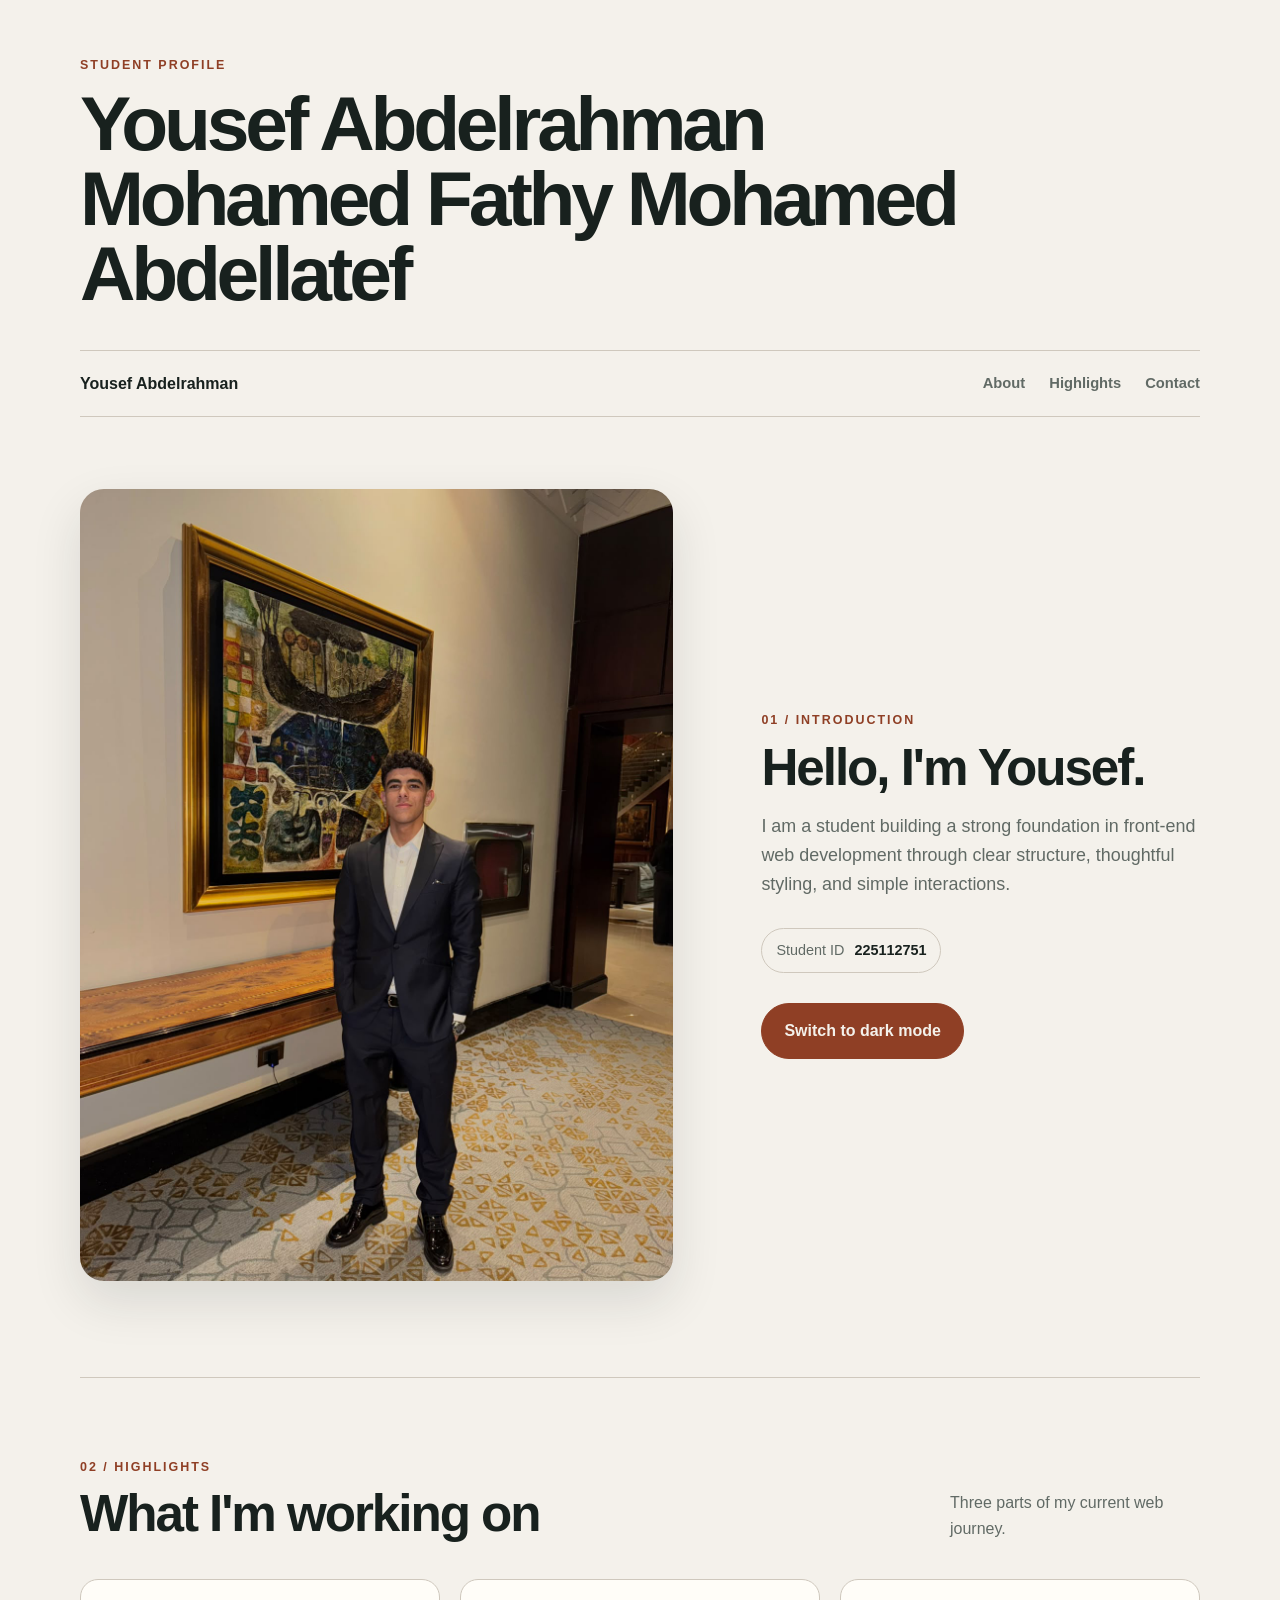
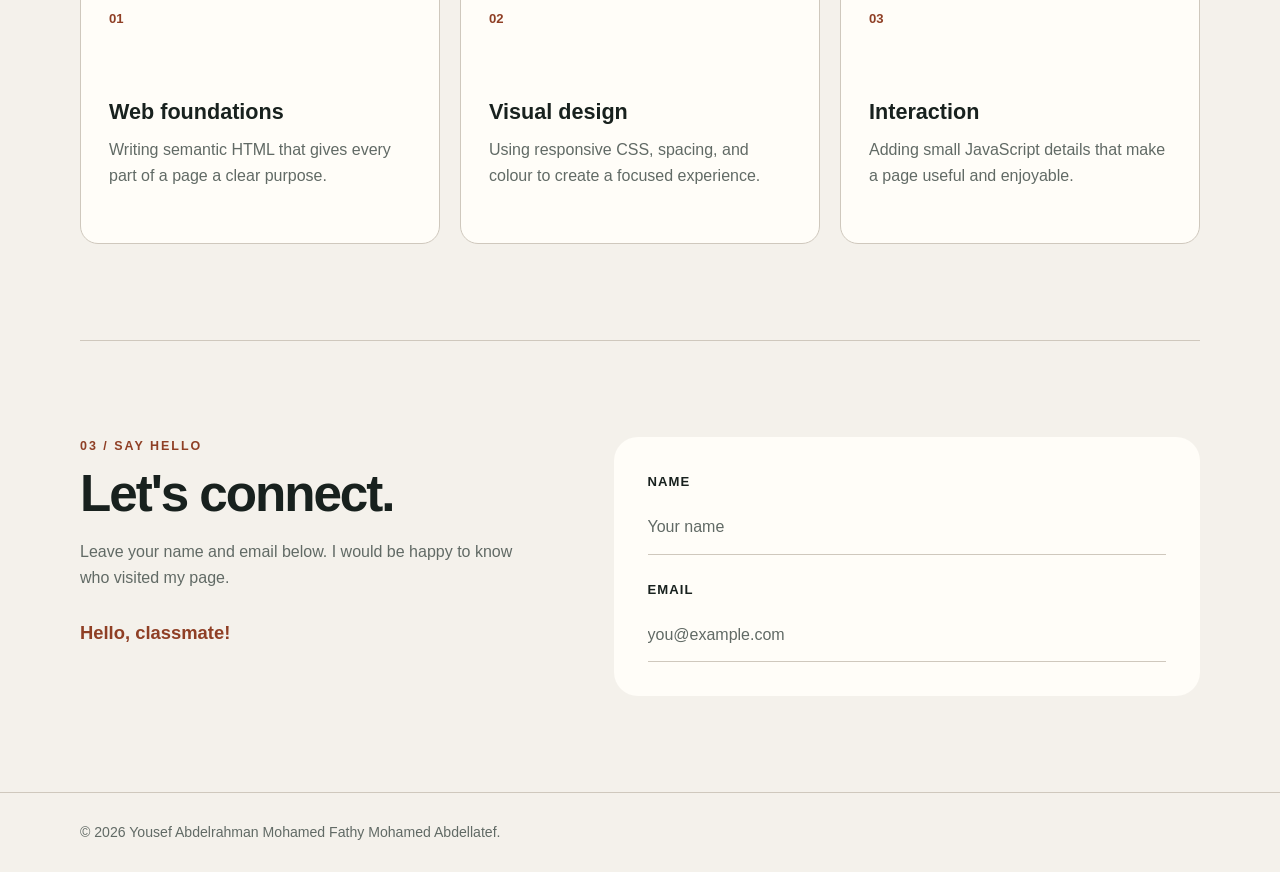
<file: index.html>
<!--
  Name: Yousef Abdelrahman Mohamed Fathy Mohamed Abdellatef
  Student ID: 225112751
-->
<!DOCTYPE html>
<html lang="en">
<head>
  <meta charset="UTF-8">
  <meta name="viewport" content="width=device-width, initial-scale=1.0">
  <meta name="description" content="Profile page for Yousef Abdelrahman Mohamed Fathy Mohamed Abdellatef.">
  <title>Yousef Abdelrahman | Profile</title>
<link rel="stylesheet" href="style.css">
</head>
<body>
  <header class="site-header" id="top">
    <div class="container">
      <p class="eyebrow">Student profile</p>
      <h1>Yousef Abdelrahman Mohamed Fathy Mohamed Abdellatef</h1>

      <div class="profile-bar">
        <a class="profile-name" href="#top">Yousef Abdelrahman</a>
        <nav aria-label="Main navigation">
          <a href="#about">About</a>
          <a href="#highlights">Highlights</a>
          <a href="#contact">Contact</a>
        </nav>
      </div>
    </div>
  </header>

  <main>
    <section class="profile-intro container" id="about" aria-labelledby="intro-title">
      <div class="portrait-wrap">
     <img src="me.jpg" alt="Yousef Abdelrahman">
      </div>

      <div class="intro-copy">
        <p class="section-number">01 / Introduction</p>
        <h2 id="intro-title">Hello, I'm Yousef.</h2>
        <p>
          I am a student building a strong foundation in front-end web development
          through clear structure, thoughtful styling, and simple interactions.
        </p>
        <p class="student-id">Student ID <strong>225112751</strong></p>
        <button id="theme-toggle" type="button" aria-pressed="false">
          Switch to dark mode
        </button>
      </div>
    </section>

    <section class="highlights container" id="highlights" aria-labelledby="highlights-title">
      <div class="section-heading">
        <div>
          <p class="section-number">02 / Highlights</p>
          <h2 id="highlights-title">What I'm working on</h2>
        </div>
        <p>Three parts of my current web journey.</p>
      </div>

      <div class="card-row">
        <article class="card">
          <span class="card-index">01</span>
          <h3>Web foundations</h3>
          <p>Writing semantic HTML that gives every part of a page a clear purpose.</p>
        </article>

        <article class="card">
          <span class="card-index">02</span>
          <h3>Visual design</h3>
          <p>Using responsive CSS, spacing, and colour to create a focused experience.</p>
        </article>

        <article class="card">
          <span class="card-index">03</span>
          <h3>Interaction</h3>
          <p>Adding small JavaScript details that make a page useful and enjoyable.</p>
        </article>
      </div>
    </section>

    <section class="contact container" id="contact" aria-labelledby="contact-title">
      <div class="contact-copy">
        <p class="section-number">03 / Say hello</p>
        <h2 id="contact-title">Let's connect.</h2>
        <p>Leave your name and email below. I would be happy to know who visited my page.</p>
        <p class="visitor-greeting" id="visitor-greeting" aria-live="polite">Hello, classmate!</p>
      </div>

      <form id="visitor-form">
        <div class="form-field">
          <label for="name">Name</label>
          <input id="name" name="name" type="text" placeholder="Your name" autocomplete="name">
        </div>

        <div class="form-field">
          <label for="email">Email</label>
          <input id="email" name="email" type="email" placeholder="you@example.com" autocomplete="email" required>
        </div>
      </form>
    </section>
  </main>

  <footer>
    <div class="container">
      <p>&copy; 2026 Yousef Abdelrahman Mohamed Fathy Mohamed Abdellatef.</p>
    </div>
  </footer>

 <script src="script.js"></script>
</body>
</html>
</file>
<file: style.css>
:root {
  --bg: #f4f1eb;
  --surface: #fffdf8;
  --surface-soft: #e8e2d8;
  --text: #18211e;
  --muted: #616a65;
  --accent: #b85c38;
  --accent-strong: #8f3f25;
  --border: #cfc8bd;
  --shadow: 0 20px 50px rgba(24, 33, 30, 0.12);
  --radius: 24px;
  --max-width: 1120px;
}

* {
  box-sizing: border-box;
}

html {
  scroll-behavior: smooth;
}

body {
  margin: 0;
  background: var(--bg);
  color: var(--text);
  font-family: Arial, Helvetica, sans-serif;
  line-height: 1.6;
  transition: background-color 0.3s ease, color 0.3s ease;
}

body.dark {
  --bg: #101614;
  --surface: #18201d;
  --surface-soft: #232d29;
  --text: #f6f0e7;
  --muted: #b9c1bc;
  --accent: #f0a079;
  --accent-strong: #ffc0a2;
  --border: #3a4742;
  --shadow: 0 20px 50px rgba(0, 0, 0, 0.35);
}

a {
  color: inherit;
}

img {
  display: block;
  max-width: 100%;
}

button,
input {
  font: inherit;
}

.container {
  width: min(var(--max-width), calc(100% - 40px));
  margin-inline: auto;
}

.site-header {
  padding: 56px 0 0;
}

.eyebrow,
.section-number {
  margin: 0 0 10px;
  color: var(--accent-strong);
  font-size: 0.78rem;
  font-weight: 700;
  letter-spacing: 0.16em;
  text-transform: uppercase;
}

h1,
h2,
h3,
p {
  margin-top: 0;
}

h1 {
  max-width: 900px;
  margin-bottom: 38px;
  font-size: clamp(2.4rem, 6vw, 5.4rem);
  line-height: 0.98;
  letter-spacing: -0.055em;
}

h2 {
  margin-bottom: 18px;
  font-size: clamp(2rem, 4vw, 3.5rem);
  line-height: 1.05;
  letter-spacing: -0.04em;
}

h3 {
  margin-bottom: 12px;
  font-size: 1.35rem;
  line-height: 1.2;
}

.profile-bar {
  display: flex;
  align-items: center;
  justify-content: space-between;
  gap: 24px;
  padding: 20px 0;
  border-top: 1px solid var(--border);
  border-bottom: 1px solid var(--border);
}

.profile-name {
  font-weight: 700;
  text-decoration: none;
}

.profile-bar nav {
  display: flex;
  flex-wrap: wrap;
  gap: 24px;
}

.profile-bar nav a {
  color: var(--muted);
  font-size: 0.92rem;
  font-weight: 700;
  text-decoration: none;
}

.profile-bar nav a:hover,
.profile-bar nav a:focus-visible {
  color: var(--accent-strong);
}

.profile-intro {
  display: grid;
  grid-template-columns: minmax(0, 1.15fr) minmax(300px, 0.85fr);
  gap: clamp(32px, 7vw, 88px);
  align-items: center;
  padding-block: 72px 96px;
}

.portrait-wrap {
  overflow: hidden;
  min-height: 620px;
  border-radius: var(--radius);
  background: var(--surface-soft);
  box-shadow: var(--shadow);
}

.portrait-wrap img {
  width: 100%;
  height: 100%;
  min-height: 620px;
  object-fit: cover;
  object-position: center 42%;
}

.intro-copy > p:not(.section-number):not(.student-id) {
  color: var(--muted);
  font-size: 1.12rem;
}

.student-id {
  display: inline-flex;
  gap: 10px;
  margin: 12px 0 30px;
  padding: 10px 14px;
  border: 1px solid var(--border);
  border-radius: 999px;
  color: var(--muted);
  font-size: 0.9rem;
}

.student-id strong {
  color: var(--text);
}

#theme-toggle {
  display: block;
  min-width: 190px;
  padding: 14px 22px;
  border: 1px solid var(--accent-strong);
  border-radius: 999px;
  background: var(--accent-strong);
  color: var(--bg);
  cursor: pointer;
  font-weight: 700;
  transition: transform 0.2s ease, background-color 0.2s ease;
}

#theme-toggle:hover {
  transform: translateY(-2px);
}

#theme-toggle:focus-visible,
input:focus-visible,
a:focus-visible {
  outline: 3px solid var(--accent);
  outline-offset: 3px;
}

.highlights {
  padding-block: 80px 96px;
  border-top: 1px solid var(--border);
}

.section-heading {
  display: flex;
  align-items: end;
  justify-content: space-between;
  gap: 32px;
  margin-bottom: 38px;
}

.section-heading h2,
.section-heading > p {
  margin-bottom: 0;
}

.section-heading > p {
  max-width: 250px;
  color: var(--muted);
}

.card-row {
  display: flex;
  gap: 20px;
}

.card {
  flex: 1;
  min-width: 0;
  min-height: 265px;
  padding: 28px;
  border: 1px solid var(--border);
  border-radius: 18px;
  background: var(--surface);
  transition: transform 0.25s ease, border-color 0.25s ease, box-shadow 0.25s ease;
}

.card:hover {
  transform: translateY(-6px);
  border-color: var(--accent);
  box-shadow: var(--shadow);
}

.card-index {
  display: block;
  margin-bottom: 70px;
  color: var(--accent-strong);
  font-size: 0.82rem;
  font-weight: 700;
}

.card p {
  margin-bottom: 0;
  color: var(--muted);
}

.contact {
  display: grid;
  grid-template-columns: 0.85fr 1.15fr;
  gap: clamp(38px, 8vw, 100px);
  padding-block: 96px;
  border-top: 1px solid var(--border);
}

.contact-copy > p:not(.section-number):not(.visitor-greeting) {
  color: var(--muted);
}

.visitor-greeting {
  margin: 28px 0 0;
  color: var(--accent-strong);
  font-size: 1.15rem;
  font-weight: 700;
}

#visitor-form {
  display: grid;
  gap: 24px;
  align-content: center;
  padding: 34px;
  border-radius: var(--radius);
  background: var(--surface);
}

.form-field {
  display: grid;
  gap: 8px;
}

label {
  font-size: 0.82rem;
  font-weight: 700;
  letter-spacing: 0.08em;
  text-transform: uppercase;
}

input {
  width: 100%;
  padding: 14px 0;
  border: 0;
  border-bottom: 1px solid var(--border);
  border-radius: 0;
  background: transparent;
  color: var(--text);
}

input::placeholder {
  color: var(--muted);
}

footer {
  border-top: 1px solid var(--border);
  color: var(--muted);
}

footer p {
  margin: 0;
  padding-block: 28px;
  font-size: 0.88rem;
}

@media (max-width: 820px) {
  .profile-intro,
  .contact {
    grid-template-columns: 1fr;
  }

  .portrait-wrap,
  .portrait-wrap img {
    min-height: 520px;
  }

  .card-row {
    flex-direction: column;
  }

  .card {
    min-height: auto;
  }

  .card-index {
    margin-bottom: 36px;
  }
}

@media (max-width: 560px) {
  .container {
    width: min(100% - 28px, var(--max-width));
  }

  .site-header {
    padding-top: 34px;
  }

  .profile-bar,
  .section-heading {
    align-items: flex-start;
    flex-direction: column;
  }

  .profile-bar nav {
    gap: 18px;
  }

  .profile-intro,
  .highlights,
  .contact {
    padding-block: 60px;
  }

  .portrait-wrap,
  .portrait-wrap img {
    min-height: 440px;
  }

  #visitor-form {
    padding: 24px;
  }
}

@media (prefers-reduced-motion: reduce) {
  html {
    scroll-behavior: auto;
  }

  *,
  *::before,
  *::after {
    transition-duration: 0.01ms !important;
  }
}
</file>
